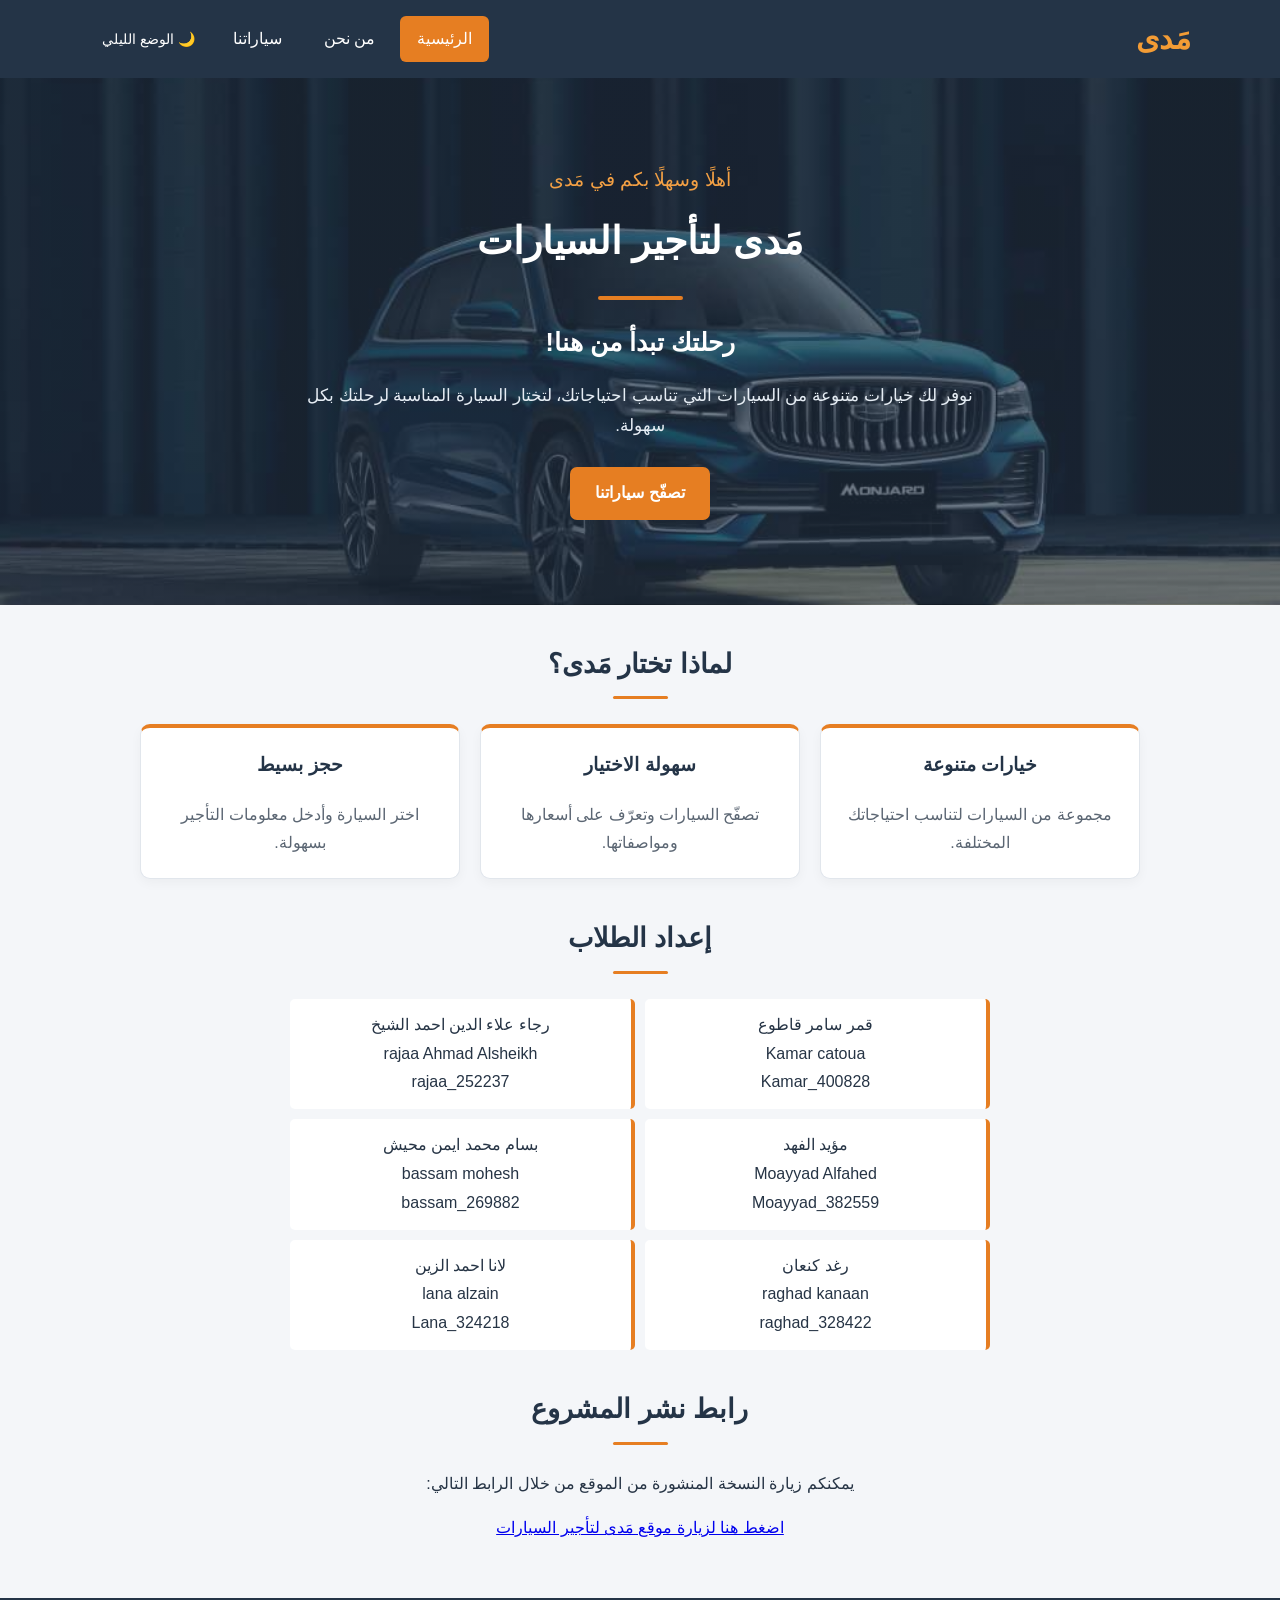
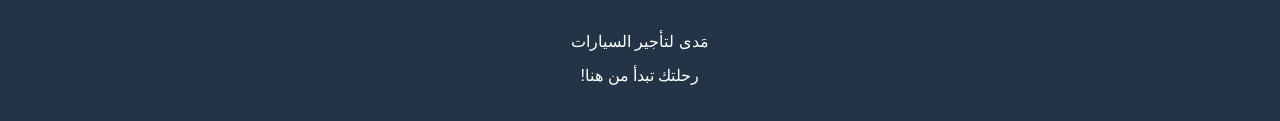
<file: index.html>
﻿<!DOCTYPE html>
<html xmlns="http://www.w3.org/1999/xhtml" lang="ar" xml:lang="ar">
<head>
    <meta charset="utf-8" />
    <meta name="viewport" content="width=device-width, initial-scale=1.0" />
    <title>مَدى لتأجير السيارات - الرئيسية</title>
    <link rel="stylesheet" type="text/css" href="about.css" />
</head>

<body>

    <div class="navigation">
        <div class="nav-container">
            <a href="home.html" class="logo">مَدى</a>

            <div class="nav-links">
                <a href="home.html" class="active">الرئيسية</a>
                <a href="Abouteus.html">من نحن</a>
                <a href="cars.html">سياراتنا</a>
                <button type="button" id="themeToggle" class="theme-toggle">
                    🌙 الوضع الليلي
                </button>
            </div>
        </div>
    </div>

    <div class="hero">
        <div class="hero-content">

            <p class="welcome">أهلًا وسهلًا بكم في مَدى</p>

            <h1>مَدى لتأجير السيارات</h1>


            <div class="orange-line"></div>

            <h2>رحلتك تبدأ من هنا!</h2>

            <p class="intro">
                نوفر لك خيارات متنوعة من السيارات التي تناسب احتياجاتك،
                لتختار السيارة المناسبة لرحلتك بكل سهولة.
            </p>

            <a href="cars.html" class="main-button">
                تصفّح سياراتنا
            </a>

        </div>
    </div>

    <div class="section">
        <h2 class="section-title">لماذا تختار مَدى؟</h2>

        <div class="feature-list">

            <div class="feature-box">
                <h3>خيارات متنوعة</h3>
                <p>
                    مجموعة من السيارات لتناسب احتياجاتك المختلفة.
                </p>
            </div>

            <div class="feature-box">
                <h3>سهولة الاختيار</h3>
                <p>
                    تصفّح السيارات وتعرّف على أسعارها ومواصفاتها.
                </p>
            </div>

            <div class="feature-box">
                <h3>حجز بسيط</h3>
                <p>
                    اختر السيارة وأدخل معلومات التأجير بسهولة.
                </p>
            </div>

        </div>
    </div>

    <div class="section team">
        <h2 class="section-title">إعداد الطلاب</h2>

        <div class="team-members">

            <p>
                قمر سامر قاطوع<br />
                Kamar catoua<br />
                Kamar_400828
            </p>

            <p>
                رجاء علاء الدين احمد الشيخ <br />
                rajaa Ahmad Alsheikh <br />
                rajaa_252237
            </p>

            <p>
                مؤيد الفهد  <br />
                Moayyad Alfahed <br />
                Moayyad_382559
            </p>

            <p>
                بسام محمد ايمن محيش <br />
                bassam mohesh<br />
                bassam_269882
            </p>

            <p>
                رغد كنعان <br />
                raghad kanaan<br />
                raghad_328422
            </p>

            <p>
                لانا احمد الزين <br />
                lana alzain<br />
                Lana_324218
            </p>

        </div>
    </div>

    <div class="section publication">
        <h2 class="section-title">رابط نشر المشروع</h2>

        <p>
            يمكنكم زيارة النسخة المنشورة من الموقع من خلال الرابط التالي:
        </p>

        <p>
           <p>
    <a href="https://kamarcatoua.github.io/mada-car-rental/" target="_blank">اضغط هنا لزيارة موقع مَدى لتأجير السيارات</a>
</p>
        </p>
    </div>

    <div class="footer">
        <p>مَدى لتأجير السيارات</p>
        <p>رحلتك تبدأ من هنا!</p>
    </div>
    <script type="text/javascript" src="https://code.jquery.com/jquery-3.7.1.min.js"></script>
    <script type="text/javascript" src="myFunctions.js"></script>
</body>
</html>
</file>
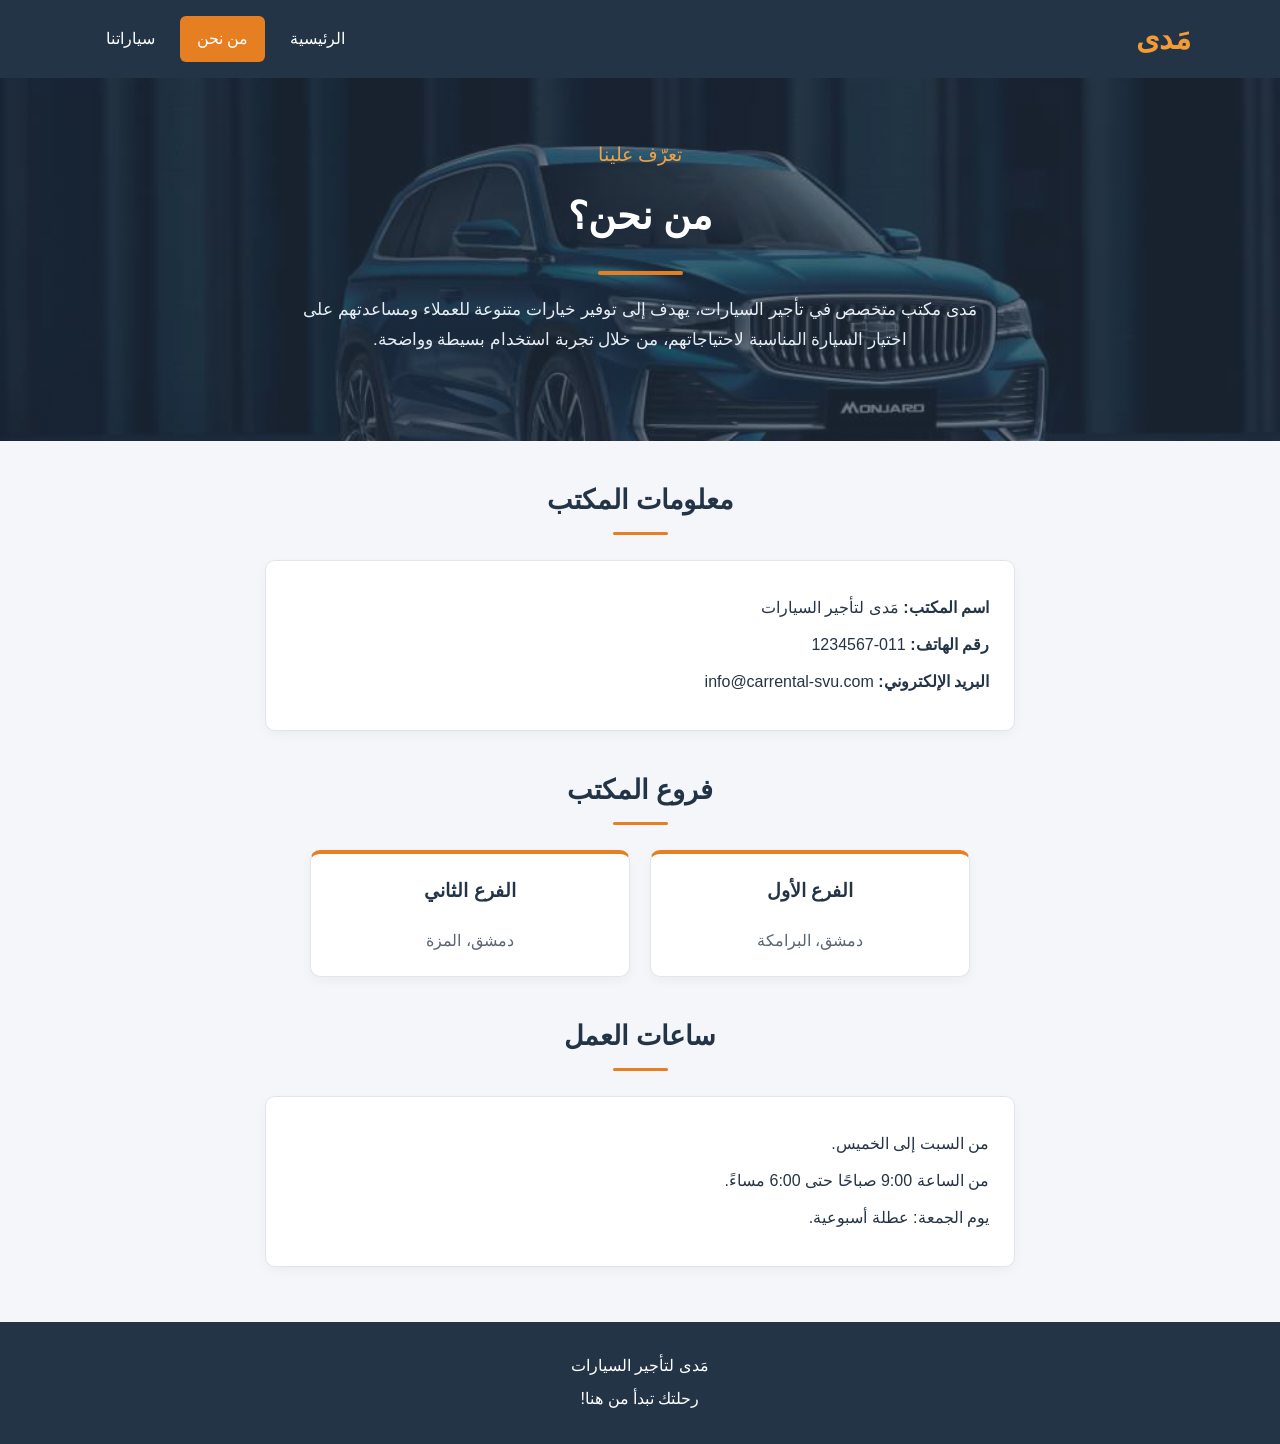
<file: Abouteus.html>
﻿<!DOCTYPE html>
<html xmlns="http://www.w3.org/1999/xhtml" lang="ar" xml:lang="ar">
<head>
    <meta charset="utf-8" />
    <meta name="viewport" content="width=device-width, initial-scale=1.0" />
    <title>من نحن - مَدى لتأجير السيارات</title>
    <link rel="stylesheet" type="text/css" href="about.css" />
</head>

<body>

    <div class="navigation">
        <div class="nav-container">
            <a href="home.html" class="logo">مَدى</a>

            <div class="nav-links">
                <a href="home.html">الرئيسية</a>
                <a href="Abouteus.html" class="active">من نحن</a>
                <a href="cars.html">سياراتنا</a>
            </div>
        </div>
    </div>

    <div class="hero page-hero">
        <div class="hero-content">

            <p class="welcome">تعرّف علينا</p>

            <h1>من نحن؟</h1>

            <div class="orange-line"></div>

            <p class="intro">
                مَدى مكتب متخصص في تأجير السيارات، يهدف إلى توفير خيارات
                متنوعة للعملاء ومساعدتهم على اختيار السيارة المناسبة
                لاحتياجاتهم، من خلال تجربة استخدام بسيطة وواضحة.
            </p>

        </div>
    </div>
    <div class="section">
        <h2 class="section-title">معلومات المكتب</h2>

        <div class="info-box">

            <p>
                <strong>اسم المكتب:</strong>
                مَدى لتأجير السيارات
            </p>

            <p>
                <strong>رقم الهاتف:</strong>
                011-1234567
            </p>

            <p>
                <strong>البريد الإلكتروني:</strong>
                info@carrental-svu.com
            </p>

        </div>
    </div>

    <div class="section">
        <h2 class="section-title">فروع المكتب</h2>

        <div class="feature-list">

            <div class="feature-box">
                <h3>الفرع الأول</h3>
                <p> دمشق، البرامكة</p>
            </div>
            <div class="feature-box">
                <h3>الفرع الثاني</h3>
                <p> دمشق، المزة  </p>
            </div>

        </div>
    </div>

    <div class="section">
        <h2 class="section-title">ساعات العمل</h2>

        <div class="info-box">
            <p>من السبت إلى الخميس.</p>
            <p>من الساعة 9:00 صباحًا حتى 6:00 مساءً.</p>
            <p>يوم الجمعة: عطلة أسبوعية.</p>
        </div>
    </div>

    <div class="footer">
        <p>مَدى لتأجير السيارات</p>
        <p>رحلتك تبدأ من هنا!</p>
    </div>
    <script type="text/javascript" src="https://code.jquery.com/jquery-3.7.1.min.js"></script>
    <script type="text/javascript" src="myFunctions.js"></script>

</body>
</html>
</file>
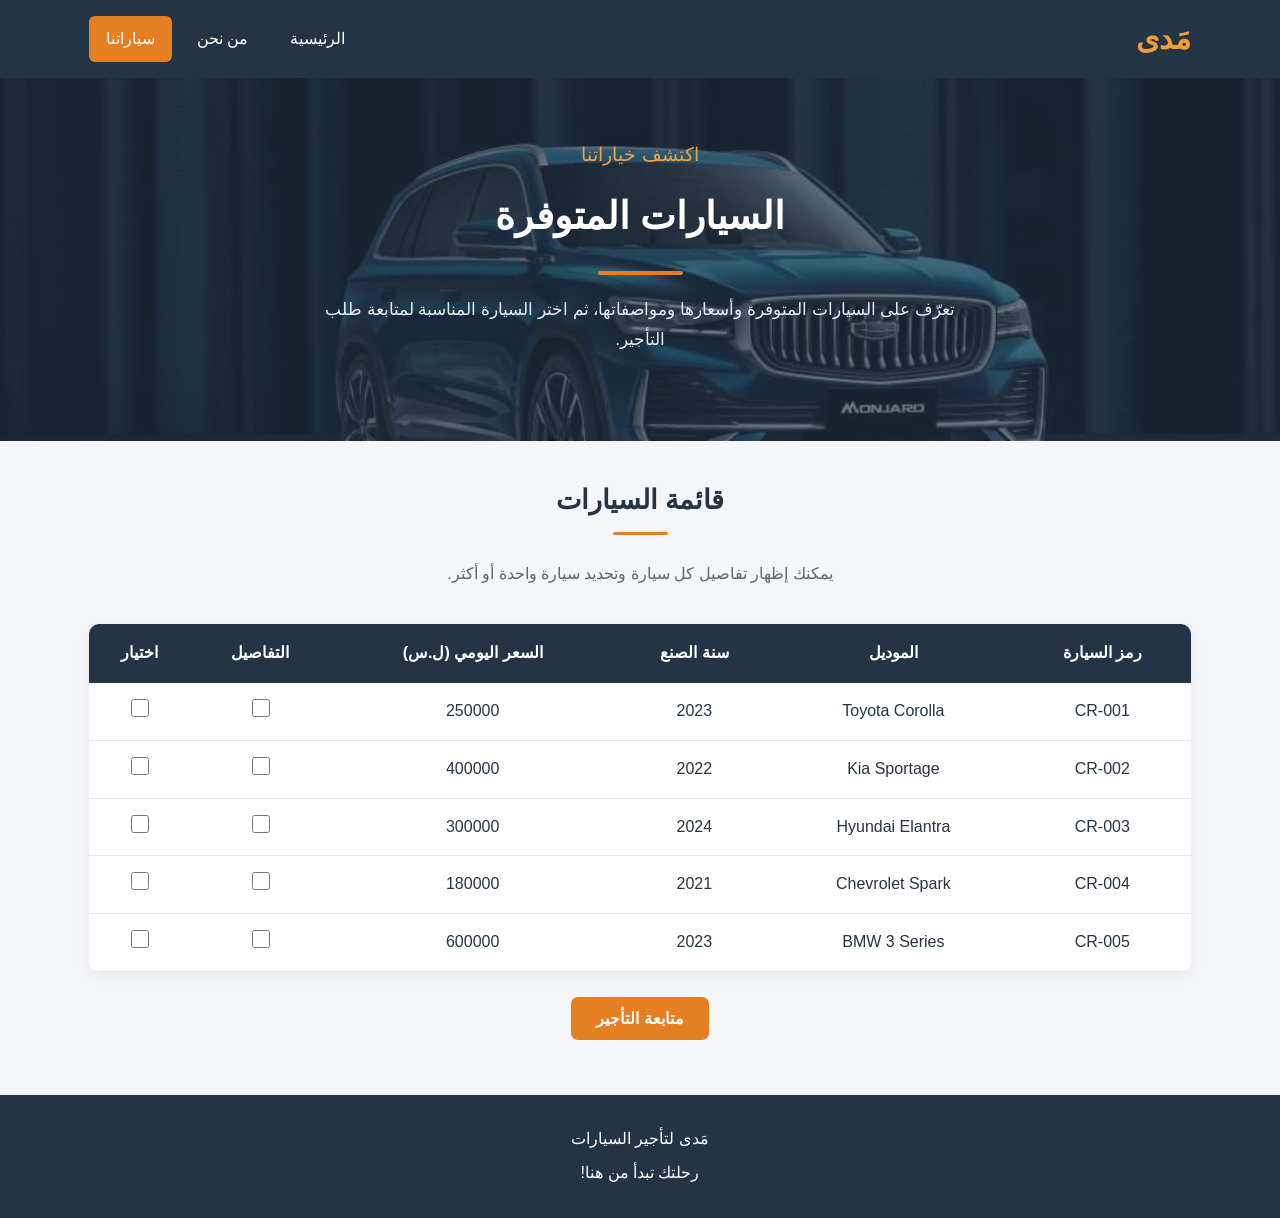
<file: cars.html>
﻿<!DOCTYPE html>
<html xmlns="http://www.w3.org/1999/xhtml" lang="ar" xml:lang="ar">
<head>
    <meta charset="utf-8" />
    <meta name="viewport" content="width=device-width, initial-scale=1.0" />
    <title>سياراتنا - مَدى لتأجير السيارات</title>
    <link rel="stylesheet" type="text/css" href="about.css" />
</head>
<body class="cars-page">
    <div class="navigation">
        <div class="nav-container">
            <a href="home.html" class="logo">مَدى</a>

            <div class="nav-links">
                <a href="home.html">الرئيسية</a>
                <a href="Abouteus.html">من نحن</a>
                <a href="Cars.html" class="active">سياراتنا</a>
            </div>
        </div>
    </div>

    <div class="hero page-hero">
        <div class="hero-content">
            <p class="welcome">اكتشف خياراتنا</p>
            <h1>السيارات المتوفرة</h1>
            <div class="orange-line"></div>
            <p class="intro">
                تعرّف على السيارات المتوفرة وأسعارها ومواصفاتها،
                ثم اختر السيارة المناسبة لمتابعة طلب التأجير.
            </p>
        </div>
    </div>

    <div class="section">

        <h2 class="section-title">قائمة السيارات</h2>

        <p class="table-note">
            يمكنك إظهار تفاصيل كل سيارة وتحديد سيارة واحدة أو أكثر.
        </p>

        <!-- بطاقات تفاصيل السيارات -->
        <div class="car-details-container">

            <div id="details1" class="car-details" style="display: none;">
                <h3>تفاصيل تويوتا كورولا 2023</h3>
                <div class="car-details-content">
                    <div class="car-image">
                        <img src="images/car1.jfif" alt="سيارة تويوتا كورولا 2023" />
                    </div>
                    <div class="car-info">
                        <p><strong>نوع السيارة:</strong> تويوتا كورولا</p>
                        <p><strong>سنة الصنع:</strong> 2023</p>
                        <p><strong>الوقود:</strong> بنزين</p>
                        <p><strong>ناقل الحركة:</strong> أوتوماتيك</p>
                        <p><strong>عدد المقاعد:</strong> 5</p>
                        <p><strong>عدد الكيلومترات:</strong> 25000 كم</p>
                        <p><strong>اللون:</strong> أسود</p>
                    </div>
                </div>
            </div>

            <div id="details2" class="car-details" style="display: none;">
                <h3>تفاصيل كيا سبورتاج 2022</h3>
                <div class="car-details-content">
                    <div class="car-image">
                        <img src="images/car2.jfif" alt="سيارة كيا سبورتاج 2022" />
                    </div>
                    <div class="car-info">
                        <p><strong>نوع السيارة:</strong> كيا سبورتاج</p>
                        <p><strong>سنة الصنع:</strong> 2022</p>
                        <p><strong>الوقود:</strong> بنزين</p>
                        <p><strong>ناقل الحركة:</strong> عادي</p>
                        <p><strong>عدد المقاعد:</strong> 5</p>
                        <p><strong>عدد الكيلومترات:</strong> 30000 كم</p>
                        <p><strong>اللون:</strong> أبيض</p>
                    </div>
                </div>
            </div>

            <div id="details3" class="car-details" style="display: none;">
                <h3>تفاصيل هيونداي إلنترا 2024</h3>
                <div class="car-details-content">
                    <div class="car-image">
                        <img src="images/car3.jfif" alt="سيارة هيونداي إلنترا 2024" />
                    </div>
                    <div class="car-info">
                        <p><strong>نوع السيارة:</strong> هيونداي إلنترا</p>
                        <p><strong>سنة الصنع:</strong> 2024</p>
                        <p><strong>الوقود:</strong> بنزين</p>
                        <p><strong>ناقل الحركة:</strong> أوتوماتيك</p>
                        <p><strong>عدد المقاعد:</strong> 5</p>
                        <p><strong>عدد الكيلومترات:</strong> 35000 كم</p>
                        <p><strong>اللون:</strong> فضي</p>
                    </div>
                </div>
            </div>
            <div id="details4" class="car-details" style="display: none;">
                <h3>تفاصيل شيفروليه سبارك 2021</h3>
                <div class="car-details-content">
                    <div class="car-image">
                        <img src="images/car4.jpg" alt="سيارة شيفروليه سبارك 2021" />
                    </div>
                    <div class="car-info">
                        <p><strong>نوع السيارة:</strong> شيفروليه سبارك</p>
                        <p><strong>سنة الصنع:</strong> 2021</p>
                        <p><strong>الوقود:</strong> بنزين</p>
                        <p><strong>ناقل الحركة:</strong> عادي</p>
                        <p><strong>عدد المقاعد:</strong> 5</p>
                        <p><strong>عدد الكيلومترات:</strong> 28000 كم</p>
                        <p><strong>اللون:</strong> أحمر</p>
                    </div>
                </div>
            </div>

            <div id="details5" class="car-details" style="display: none;">
                <h3>تفاصيل بي إم دبليو الفئة الثالثة 2023</h3>
                <div class="car-details-content">
                    <div class="car-image">
                        <img src="images/car5.jfif" alt="سيارة BMW الفئة الثالثة 2023" />
                    </div>
                    <div class="car-info">
                        <p><strong>نوع السيارة:</strong> BMW 3 Series</p>
                        <p><strong>سنة الصنع:</strong> 2023</p>
                        <p><strong>الوقود:</strong> بنزين</p>
                        <p><strong>ناقل الحركة:</strong> أوتوماتيك</p>
                        <p><strong>عدد المقاعد:</strong> 5</p>
                        <p><strong>عدد الكيلومترات:</strong> 20000 كم</p>
                        <p><strong>اللون:</strong> رمادي</p>
                    </div>
                </div>
            </div>

        </div>

        <!-- جدول السيارات مستقل وتحت البطاقات -->
        <div class="table-container">
            <table class="cars-table">
                <tr>
                    <th>رمز السيارة</th>
                    <th>الموديل</th>
                    <th>سنة الصنع</th>
                    <th>السعر اليومي (ل.س)</th>
                    <th>التفاصيل</th>
                    <th>اختيار</th>
                </tr>

                <tr>
                    <td>CR-001</td>
                    <td>Toyota Corolla</td>
                    <td>2023</td>
                    <td>250000</td>
                    <td><input type="checkbox" id="detailsButton1" /></td>
                    <td><input type="checkbox" name="selectedCars" value="C001" /></td>
                </tr>

                <tr>
                    <td>CR-002</td>
                    <td>Kia Sportage</td>
                    <td>2022</td>
                    <td>400000</td>
                    <td><input type="checkbox" id="detailsButton2" /></td>
                    <td><input type="checkbox" name="selectedCars" value="C002" /></td>
                </tr>

                <tr>
                    <td>CR-003</td>
                    <td>Hyundai Elantra</td>
                    <td>2024</td>
                    <td>300000</td>
                    <td><input type="checkbox" id="detailsButton3" /></td>
                    <td><input type="checkbox" name="selectedCars" value="C003" /></td>
                </tr>

                <tr>
                    <td>CR-004</td>
                    <td>Chevrolet Spark</td>
                    <td>2021</td>
                    <td>180000</td>
                    <td><input type="checkbox" id="detailsButton4" /></td>
                    <td><input type="checkbox" name="selectedCars" value="C004" /></td>
                </tr>

                <tr>
                    <td>CR-005</td>
                    <td>BMW 3 Series</td>
                    <td>2023</td>
                    <td>600000</td>
                    <td><input type="checkbox" id="detailsButton5" /></td>
                    <td><input type="checkbox" name="selectedCars" value="C005" /></td>
                </tr>
            </table> </table>
        </div>

        <div class="continue-area">
            <button type="button" id="continueButton" class="main-button">
                متابعة التأجير
            </button>
        </div>

    </div>

    <div id="messageBox" role="status" aria-live="polite"></div>

    <div class="section form-section" id="bookingSection">
        <form id="rentalForm">
            <fieldset>
                <legend>معلومات التأجير</legend>

                <p class="form-note">
                    يرجى إدخال المعلومات المطلوبة لإكمال طلب التأجير.
                </p>

                <div class="form-group">
                    <label for="fullName">الاسم الكامل باللغة العربية</label>
                    <input type="text" id="fullName" name="fullName"
                           placeholder="مثال: أحمد محمد علي"
                           required="required" />
                </div>

                <div class="form-group">
                    <label for="nationalId">الرقم الوطني (11 رقمًا)</label>
                    <input type="text" id="nationalId" name="nationalId"
                           maxlength="11" inputmode="numeric"
                           placeholder="أدخل الرقم الوطني"
                           required="required" />
                </div>

                <div class="form-group">
                    <label for="startDate">تاريخ بداية التأجير</label>
                    <input type="date" id="startDate" name="startDate"
                           required="required" />
                </div>

                <div class="form-group">
                    <label for="endDate">تاريخ نهاية التأجير</label>
                    <input type="date" id="endDate" name="endDate"
                           required="required" />
                </div>

                <div class="form-group">
                    <label for="mobile">رقم الموبايل</label>
                    <input type="text" id="mobile" name="mobile"
                           inputmode="numeric"
                           placeholder="مثال: 0931234567"
                           required="required" />
                </div>

                <div class="form-group">
                    <label for="email">البريد الإلكتروني (اختياري)</label>
                    <input type="email" id="email" name="email"
                           placeholder="example@email.com" />
                </div>

                <div class="form-buttons">
                    <button type="submit" id="calculateButton" class="main-button">
                        إرسال
                    </button>
                </div>
            </fieldset>
        </form>
    </div>

    <div class="footer">
        <p>مَدى لتأجير السيارات</p>
        <p>رحلتك تبدأ من هنا!</p>
    </div>

    <script type="text/javascript"
            src="https://code.jquery.com/jquery-3.7.1.min.js"></script>
    <script type="text/javascript" src="myFunctions.js"></script>

</body>
</html>
</file>
<file: about.css>
/* إعدادات الصفحة العامة */

* {
	box-sizing: border-box;
}

html {
	direction: rtl;
}

body {
	margin: 0;
	padding: 0;
	font-family: Arial, Tahoma, sans-serif;
	background-color: #f4f6f9;
	color: #263445;
	line-height: 1.8;
}

/* شريط التنقل */

.navigation {
	background-color: #243447;
	color: #ffffff;
	box-shadow: 0 3px 10px rgba(0, 0, 0, 0.12);
}

.nav-container {
	max-width: 1150px;
	min-height: 76px;
	margin: 0 auto;
	padding: 12px 24px;
	display: flex;
	align-items: center;
	justify-content: space-between;
	gap: 20px;
}

.logo {
	color: #f39c35;
	font-size: 30px;
	font-weight: bold;
	text-decoration: none;
}

.nav-links {
	display: flex;
	flex-wrap: wrap;
	gap: 8px;
}

	.nav-links a {
		color: #ffffff;
		text-decoration: none;
		padding: 9px 17px;
		border-radius: 6px;
		transition: background-color 0.2s ease;
	}

		.nav-links a:hover,
		.nav-links a.active {
			background-color: #e67e22;
			color: #ffffff;
		}

/* الواجهة الرئيسية */

.hero {
background-image: linear-gradient(
rgba(36, 52, 71, 0.65),
rgba(36, 52, 71, 0.65)
), url("images/car-bg.jpg");

background-size: cover;
background-position: center;
background-repeat: no-repeat;

color: #ffffff;
padding: 85px 20px;
text-align: center;

}

.hero-content {
	max-width: 800px;
	margin: 0 auto;
}

.page-hero {
	padding: 60px 20px;
}

.welcome {
	color: #f3a044;
	font-size: 19px;
	margin: 0 0 10px;
}

.hero h1 {
	font-size: 38px;
	margin: 10px 0;
}

.hero h2 {
	font-size: 25px;
	margin: 16px 0;
}

.orange-line {
	width: 85px;
	height: 4px;
	margin: 20px auto;
	background-color: #e67e22;
	border-radius: 5px;
}

.intro {
	max-width: 680px;
	margin: 15px auto 25px;
	color: #e6edf4;
	font-size: 17px;
}

/* الأزرار */

.main-button {
	display: inline-block;
	background-color: #e67e22;
	color: #ffffff;
	border: none;
	border-radius: 7px;
	padding: 12px 25px;
	font-size: 16px;
	font-family: inherit;
	font-weight: bold;
	text-decoration: none;
	text-align: center;
	cursor: pointer;
	transition: background-color 0.2s ease, transform 0.2s ease;
}

	.main-button:hover {
		background-color: #cf6814;
		transform: translateY(-2px);
	}

.small-button {
	background-color: #243447;
	color: #ffffff;
	border: none;
	border-radius: 5px;
	padding: 8px 12px;
	font-family: inherit;
	font-size: 13px;
	cursor: pointer;
	transition: background-color 0.2s ease;
}

	.small-button:hover {
		background-color: #e67e22;
	}

/* الأقسام العامة */

.section {
	max-width: 1150px;
	margin: 35px auto;
	padding: 0 24px;
}

.section-title {
	color: #243447;
	text-align: center;
	font-size: 27px;
	margin: 0 0 25px;
}

	.section-title:after {
		content: "";
		display: block;
		width: 55px;
		height: 3px;
		background-color: #e67e22;
		margin: 8px auto 0;
		border-radius: 5px;
	}

/* المميزات */

.feature-list {
	display: flex;
	flex-wrap: wrap;
	justify-content: center;
	gap: 20px;
}

.feature-box {
	flex: 1 1 220px;
	max-width: 320px;
	background-color: #ffffff;
	border: 1px solid #e1e6ec;
	border-top: 4px solid #e67e22;
	border-radius: 10px;
	padding: 20px 16px;
	text-align: center;
	box-shadow: 0 4px 12px rgba(0, 0, 0, 0.04);
}

	.feature-box h3 {
		color: #243447;
		margin-top: 0;
	}

	.feature-box p {
		margin-bottom: 0;
		color: #5b6673;
	}

/* أعضاء الفريق */

.team-members {
	display: grid;
	grid-template-columns: repeat(2, minmax(0, 1fr));
	gap: 10px;
	max-width: 700px;
	margin: 0 auto;
}

	.team-members p {
		width: auto;
		min-width: 0;
		margin: 0;
		padding: 12px 18px;
		background-color: #ffffff;
		border-right: 4px solid #e67e22;
		border-radius: 5px;
		text-align: center;
		overflow-wrap: anywhere;
	}

/* معلومات المكتب */

.info-box {
	max-width: 750px;
	margin: 0 auto;
	padding: 25px;
	background-color: #ffffff;
	border: 1px solid #e1e6ec;
	border-radius: 10px;
	box-shadow: 0 4px 12px rgba(0, 0, 0, 0.04);
}

	.info-box p {
		margin: 8px 0;
	}

	.info-box strong {
		color: #243447;
	}

/* رابط نشر المشروع */

.publication {
	text-align: center;
}

	.publication p {
		overflow-wrap: anywhere;
	}

/* جدول السيارات */

.table-note {
	text-align: center;
	color: #5b6673;
	margin-bottom: 20px;
}

.table-container {
	width: 100%;
	overflow-x: auto;
	background-color: #ffffff;
	border-radius: 10px;
	box-shadow: 0 4px 15px rgba(0, 0, 0, 0.05);
}

.cars-table {
	width: 100%;
	min-width: 720px;
	border-collapse: collapse;
	background-color: #ffffff;
}
	.cars-table th {
		background-color: #243447;
		color: #ffffff;
		padding: 15px 10px;
		text-align: center;
		white-space: nowrap;
	}

	.cars-table td {
		padding: 13px 10px;
		border-bottom: 1px solid #e4e8ed;
		text-align: center;
	}

	.cars-table tr:hover {
		background-color: #f8fafc;
	}

	.cars-table input[type="checkbox"] {
		width: 18px;
		height: 18px;
		accent-color: #e67e22;
		cursor: pointer;
	}

/* حاوية بطاقات التفاصيل
تقع خارج الجدول وتعرض بطاقتين في كل صف */

.car-details-container {
	display: grid;
	grid-template-columns: repeat(4, minmax(0, 1fr));
	align-items: start;
	gap: 8px;
	width: 100%;
	margin: 15px 0;
	direction: rtl;
}


	/* البطاقة الواحدة */
	.car-details-container .car-details {
		display: none;
		width: 100%;
		min-width: 0;
		box-sizing: border-box;
		margin: 0;
		padding: 8px;
		background-color: #ffffff;
		border: 1px solid #e1e6ec;
		border-top: 3px solid #e67e22;
		border-radius: 8px;
		box-shadow: 0 3px 8px rgba(0, 0, 0, 0.05);
		line-height: 1.4;
	}

		/* عنوان البطاقة */

		.car-details-container .car-details h3 {
			color: #243447;
			font-size: 18px;
			margin: 0 0 14px;
			text-align: center;
		}

	/* الصورة والمعلومات داخل البطاقة */

	.car-details-container .car-details-content {
		display: flex;
		flex-direction: column;
		align-items: stretch;
		gap: 12px;
		text-align: right;
	}

	/* صورة السيارة */

	.car-details-container .car-image {
		width: 100%;
		min-width: 0;
	}

		.car-details-container .car-image img {
			display: block;
			width: 100%;
			max-width: 100%;
			height: 170px;
			object-fit: cover;
			border-radius: 7px;
		}

	/* معلومات السيارة */

	.car-details-container .car-info {
		width: 100%;
		min-width: 0;
	}

		.car-details-container .car-info p {
			margin: 5px 0;
			font-size: 14px;
			overflow-wrap: anywhere;
		}

		.car-details-container .car-info strong {
			color: #243447;
		}

/* زر متابعة التأجير */

.continue-area {
	text-align: center;
	margin-top: 25px;
}

/* نموذج التأجير */

.form-section {
	max-width: 760px;
}

#rentalForm {
	display: none;
}

	#rentalForm fieldset {
		border: 1px solid #dce2e9;
		border-top: 4px solid #e67e22;
		border-radius: 10px;
		background-color: #ffffff;
		padding: 25px;
		box-shadow: 0 4px 15px rgba(0, 0, 0, 0.05);
	}

	#rentalForm legend {
		padding: 5px 15px;
		color: #243447;
		font-size: 22px;
		font-weight: bold;
	}

.form-note {
	color: #5b6673;
	margin-top: 0;
}

.form-group {
	margin-bottom: 20px;
}

	.form-group label {
		display: block;
		margin-bottom: 7px;
		font-weight: bold;
		color: #243447;
	}

	.form-group input {
		display: block;
		width: 100%;
		min-height: 45px;
		padding: 10px 12px;
		border: 1px solid #cbd3dd;
		border-radius: 6px;
		background-color: #ffffff;
		color: #263445;
		font-family: inherit;
		font-size: 15px;
	}

		.form-group input:focus {
			outline: none;
			border-color: #e67e22;
			box-shadow: 0 0 0 3px rgba(230, 126, 34, 0.12);
		}

.form-buttons {
	margin-top: 25px;
	text-align: center;
}

/* رسائل التنبيه */

#messageBox {
	display: none;
	position: fixed;
	top: 20px;
	left: 50%;
	width: 90%;
	max-width: 450px;
	padding: 14px 20px;
	background-color: #243447;
	color: #ffffff;
	border-top: 4px solid #e67e22;
	border-radius: 8px;
	box-shadow: 0 5px 20px rgba(0, 0, 0, 0.2);
	text-align: center;
	box-sizing: border-box;
	z-index: 1000;
	opacity: 0;
	transform: translate(-50%, -30px);
	transition: opacity 0.4s ease, transform 0.4s ease;
	overflow-wrap: anywhere;
}

	#messageBox.show {
		opacity: 1;
		transform: translate(-50%, 0);
	}

/* النتيجة النهائية */

.result-box {
	margin-top: 20px;
	padding: 20px;
	background-color: #f0f8f2;
	border: 1px solid #b8dfc2;
	border-right: 5px solid #39804a;
	border-radius: 8px;
	text-align: right;
}

	.result-box h3 {
		color: #28663a;
		margin-top: 0;
	}

	.result-box p {
		margin: 8px 0;
	}

.result-total {
	font-size: 20px;
	font-weight: bold;
	color: #28663a;
}

/* أسفل الصفحات */

.footer {
	margin-top: 55px;
	padding: 25px 15px;
	background-color: #243447;
	color: #ffffff;
	text-align: center;
}

	.footer p {
		margin: 5px 0;
	}

/* تنسيق الشاشات الصغيرة */

@media screen and (max-width: 650px) {

	.nav-container {
		flex-direction: column;
		justify-content: center;
		gap: 10px;
	}

	.nav-links {
		justify-content: center;
	}

		.nav-links a {
			padding: 8px 11px;
			font-size: 14px;
		}

	.hero {
		padding: 55px 18px;
	}

		.hero h1 {
			font-size: 29px;
		}

		.hero h2 {
			font-size: 21px;
		}

	.intro {
		font-size: 15px;
	}

	.section {
		margin: 25px auto;
		padding: 0 14px;
	}

	.section-title {
		font-size: 23px;
	}

	#rentalForm fieldset {
		padding: 16px;
	}

	#messageBox {
		top: 10px;
	}

	.team-members {
		grid-template-columns: 1fr;
	}
}

/* عرض بطاقة واحدة في كل صف على الشاشات الضيقة */

@media screen and (max-width: 600px) {
	.car-details-container {
		grid-template-columns: 1fr;
		gap: 15px;
	}

		.car-details-container .car-details {
			padding: 12px;
		}

		.car-details-container .car-image img {
			height: 190px;
		}
}
/* زر الوضع الليلي والنهاري */

.theme-toggle {
	background-color: transparent;
	color: #ffffff;
	border: 1px solid transparent;
	border-radius: 6px;
	padding: 8px 12px;
	cursor: pointer;
	font-family: inherit;
	font-size: 14px;
	transition: background-color 0.2s ease;
}

	.theme-toggle:hover {
		background-color: #e67e22;
		color: #ffffff;
	}
/* ألوان الوضع الليلي */
body.dark-mode {
	background-color: #18212b;
	color: #f1f1f1;
}

	/* شريط التنقل */
	body.dark-mode .navigation {
		background-color: #111820;
	}

	/* العناوين والنصوص */
	body.dark-mode h1,
	body.dark-mode h2,
	body.dark-mode h3,
	body.dark-mode p,
	body.dark-mode label,
	body.dark-mode .section-title {
		color: #f1f1f1;
	}

	/* أقسام الموقع والبطاقات */
	body.dark-mode .section,
	body.dark-mode .car-details,
	body.dark-mode .team-member,
	body.dark-mode .result-box {
		background-color: #243447;
		color: #f1f1f1;
	}

	/* جدول السيارات */
	body.dark-mode .cars-table {
		background-color: #243447;
		color: #f1f1f1;
	}

		body.dark-mode .cars-table th {
			background-color: #111820;
			color: #ffffff;
		}

		body.dark-mode .cars-table td {
			background-color: #243447;
			color: #f1f1f1;
			border-color: #465565;
		}

	/* حقول النموذج */
	body.dark-mode input,
	body.dark-mode select,
	body.dark-mode textarea {
		background-color: #18212b;
		color: #ffffff;
		border-color: #586777;
	}

	/* روابط التنقل */
	body.dark-mode .nav-links a {
		color: #ffffff;
	}

	/* الحفاظ على وضوح الزر */
	body.dark-mode .theme-toggle {
		background-color: #e67e22;
		color: #ffffff;
	}
	/* ================================= /
/ وضوح الكتابة داخل المربعات /
/ ================================= */

	body.dark-mode .feature-box,
	body.dark-mode .feature-box h3,
	body.dark-mode .feature-box p,
	body.dark-mode .team-members p,
	body.dark-mode .car-info,
	body.dark-mode .car-info p,
	body.dark-mode .car-info,
	body.dark-mode .car-info p,
	body.dark-mode .car-info strong,
	body.dark-mode .car-details h3,
	body.dark-mode .car-details p,
	body.dark-mode .result-box p,
	body.dark-mode .result-box h3 {
		color: #f1f1f1;
	}

	/* خلفية المربعات */

	body.dark-mode .feature-box,
	body.dark-mode .team-members p {
		background-color: #243447;
	}

	/* ================================= /
/ صفحة من نحن /
/ ================================= */

	body.dark-mode .info-box,
	body.dark-mode .info-box p,
	body.dark-mode .section,
	body.dark-mode .section-title {
		color: #f1f1f1;
	}

	body.dark-mode .info-box {
		background-color: #243447;
	}

	/* نموذج تأجير السيارات بالوضع الليلي */

	body.dark-mode #rentalForm {
		background-color: #243447;
		color: #ffffff;
	}

		body.dark-mode #rentalForm fieldset {
			background-color: #243447;
			border: 1px solid #465565;
		}

		body.dark-mode #rentalForm legend,
		body.dark-mode #rentalForm .form-note,
		body.dark-mode #rentalForm .form-group label {
			color: #ffffff;
		}

		body.dark-mode #rentalForm input,
		body.dark-mode #rentalForm select,
		body.dark-mode #rentalForm textarea {
			background-color: #18212b;
			color: #ffffff;
			border: 1px solid #586777;
		}

			body.dark-mode #rentalForm input::placeholder {
				color: #c5ced8;
				opacity: 1;
			}
</file>
